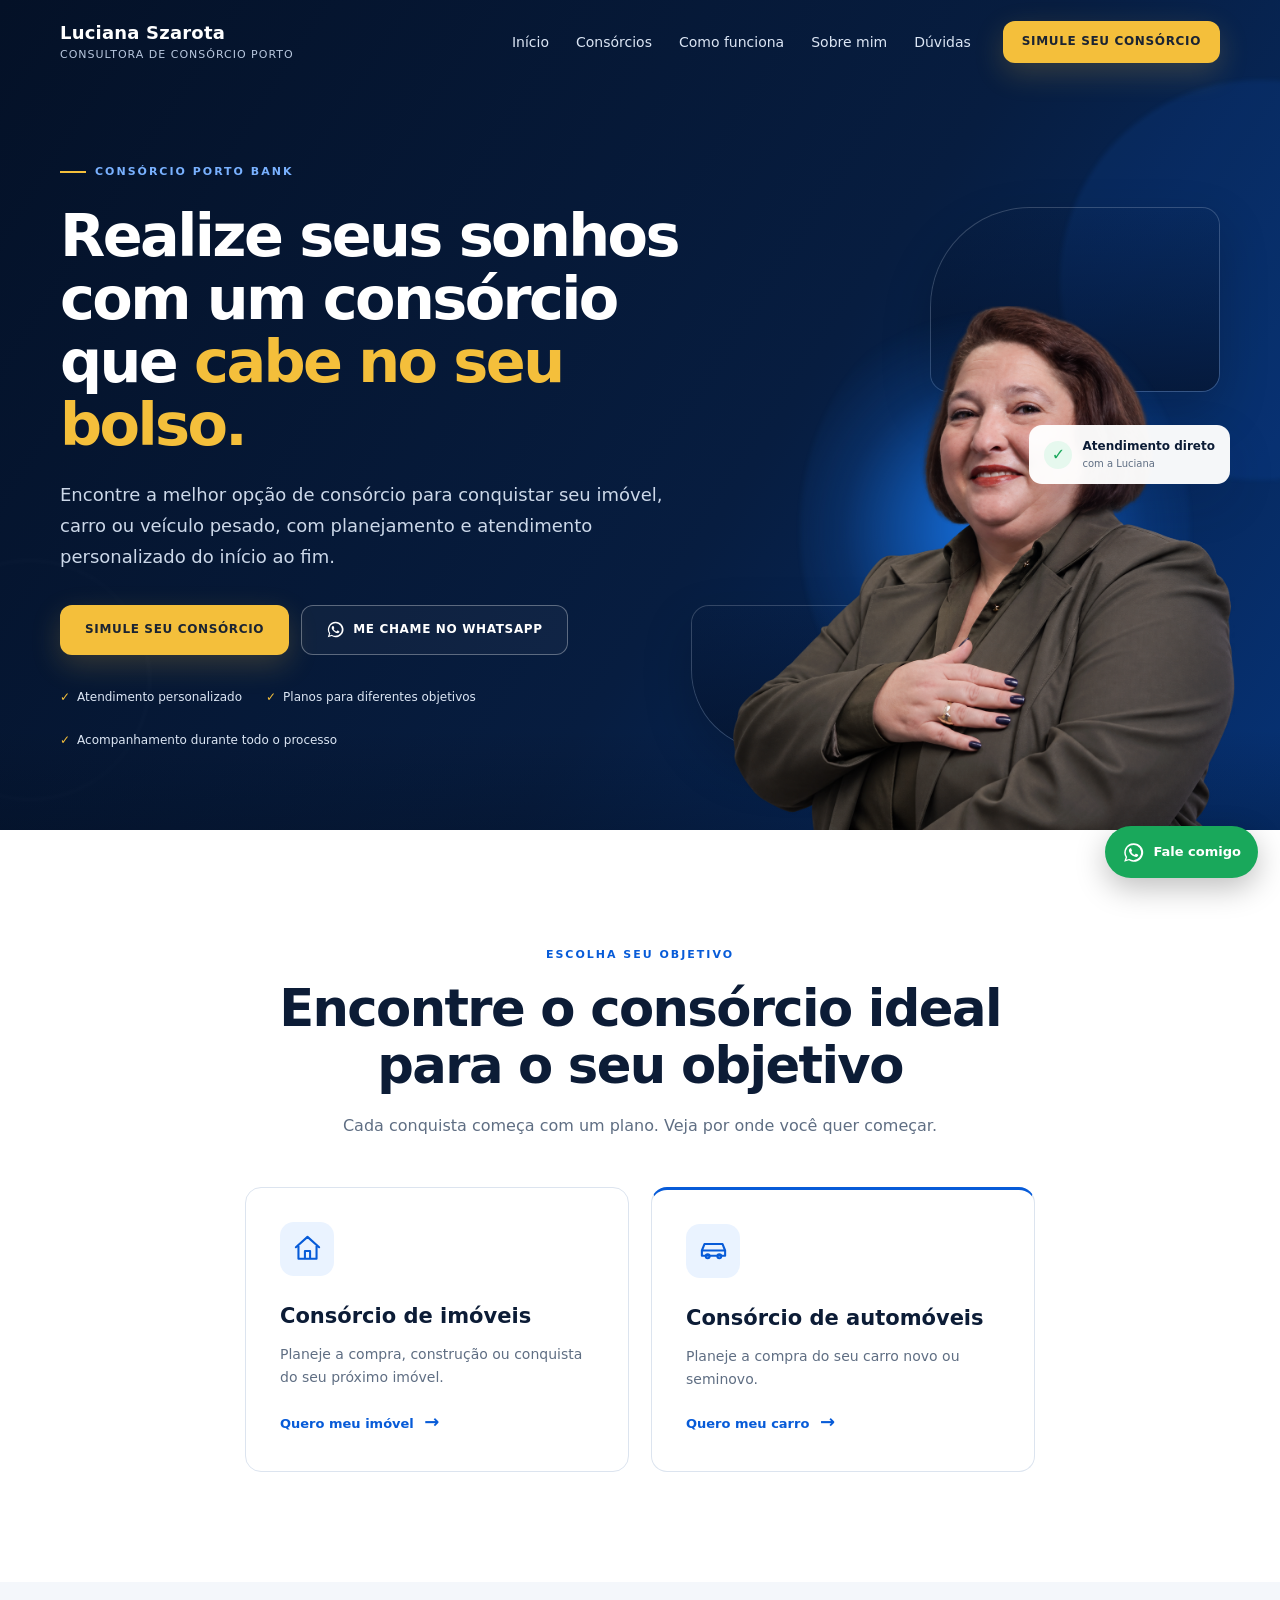
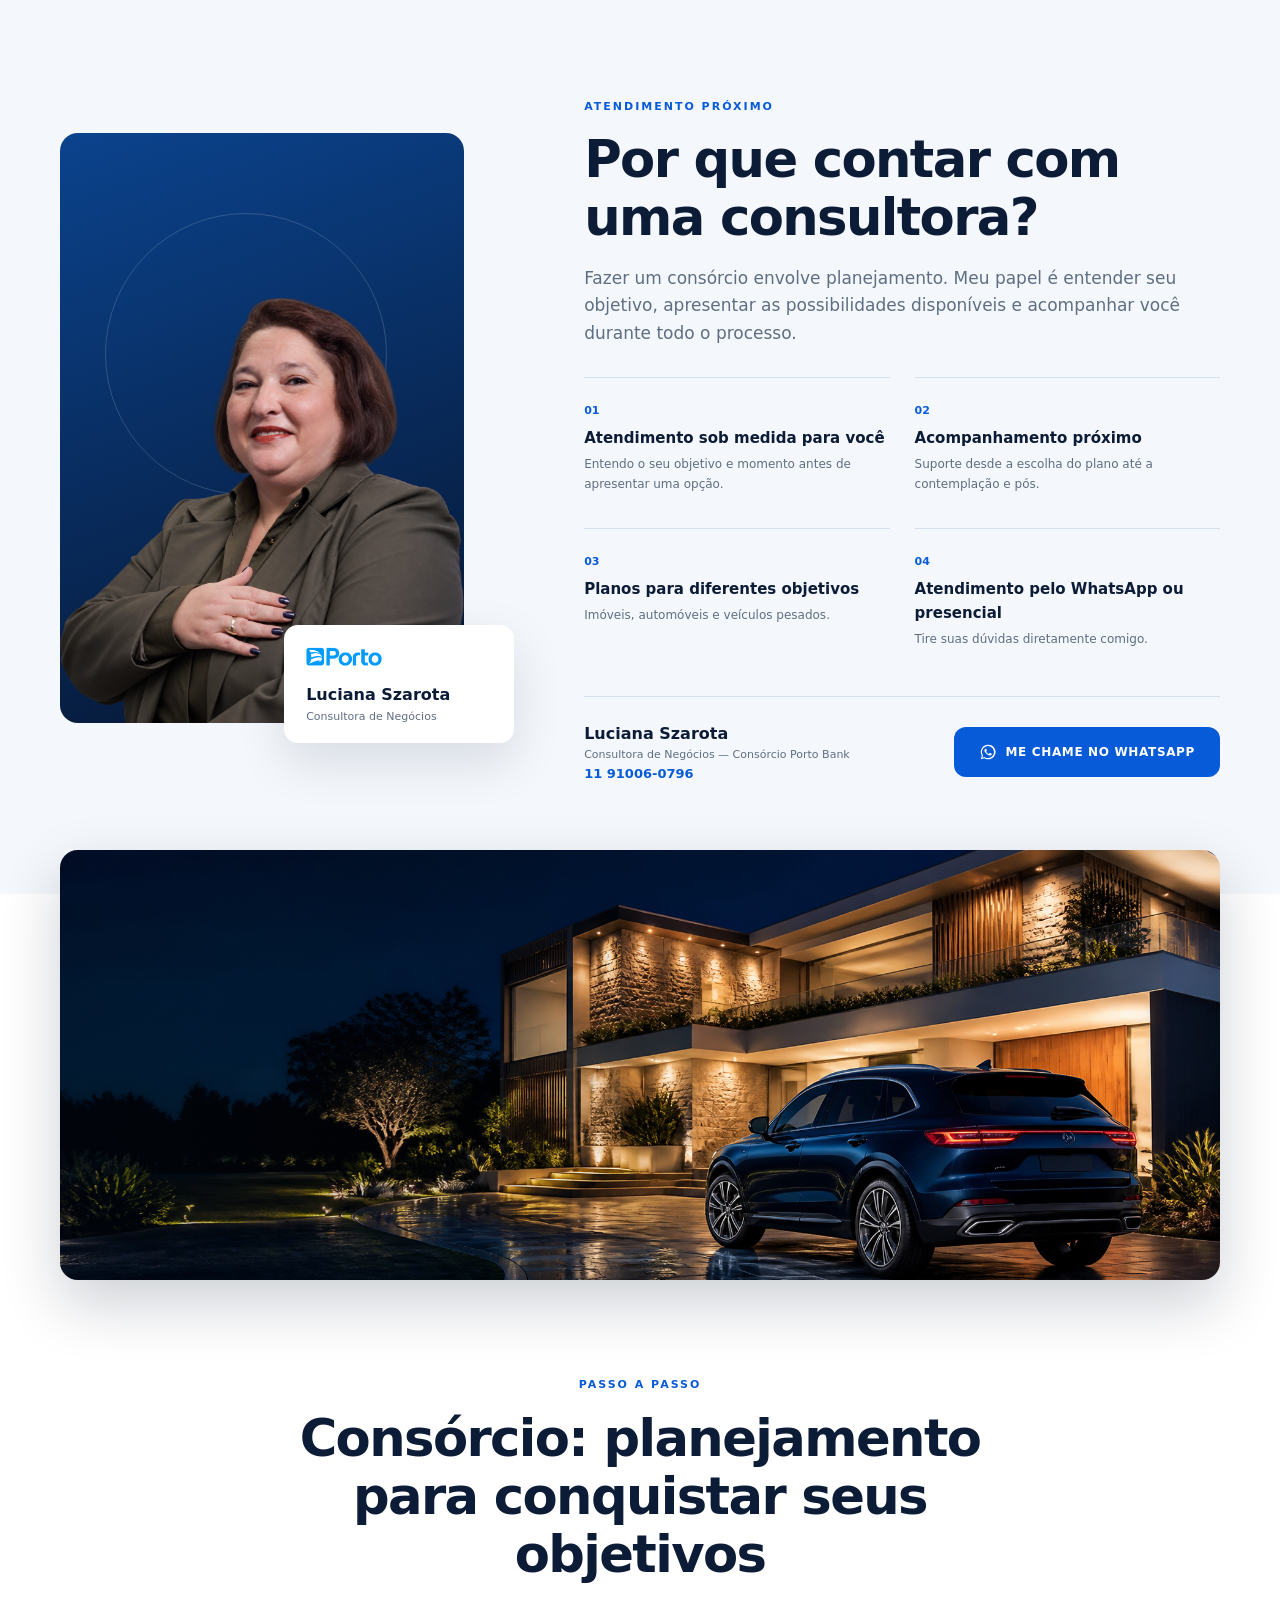
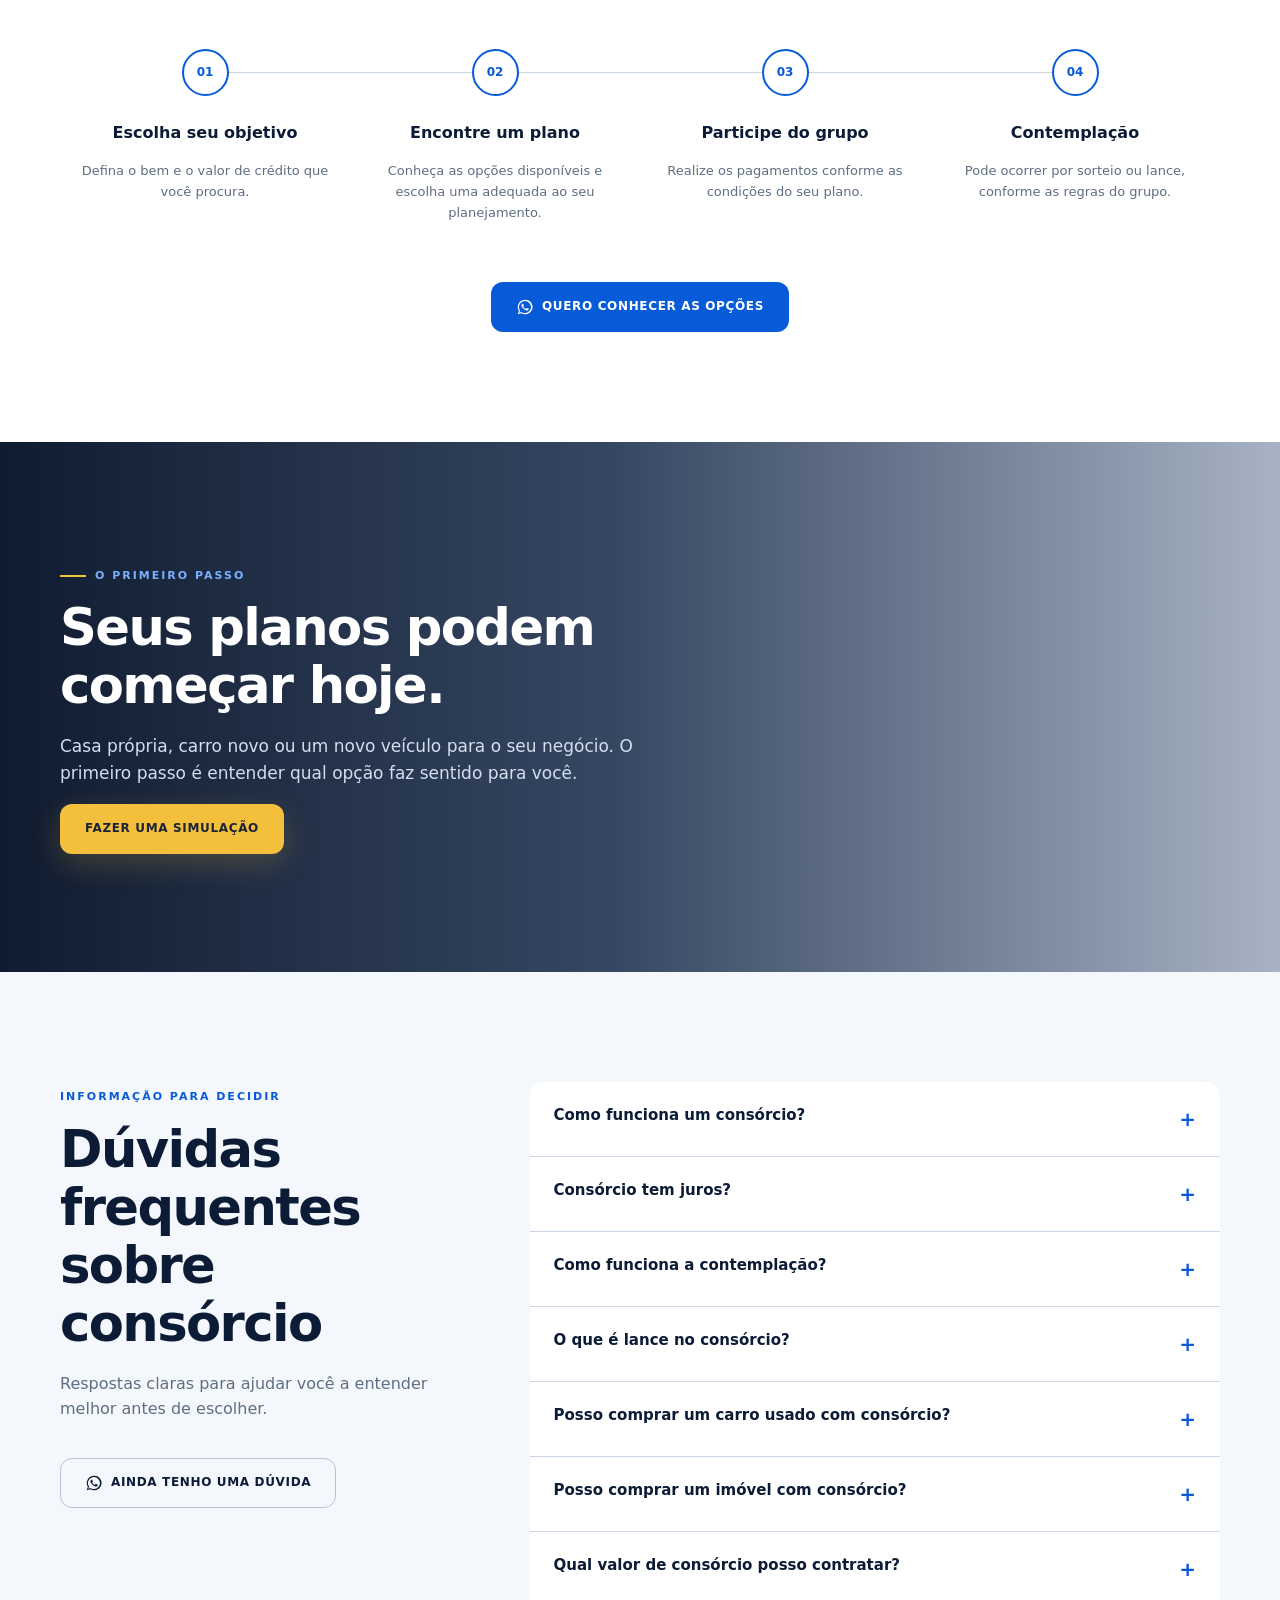
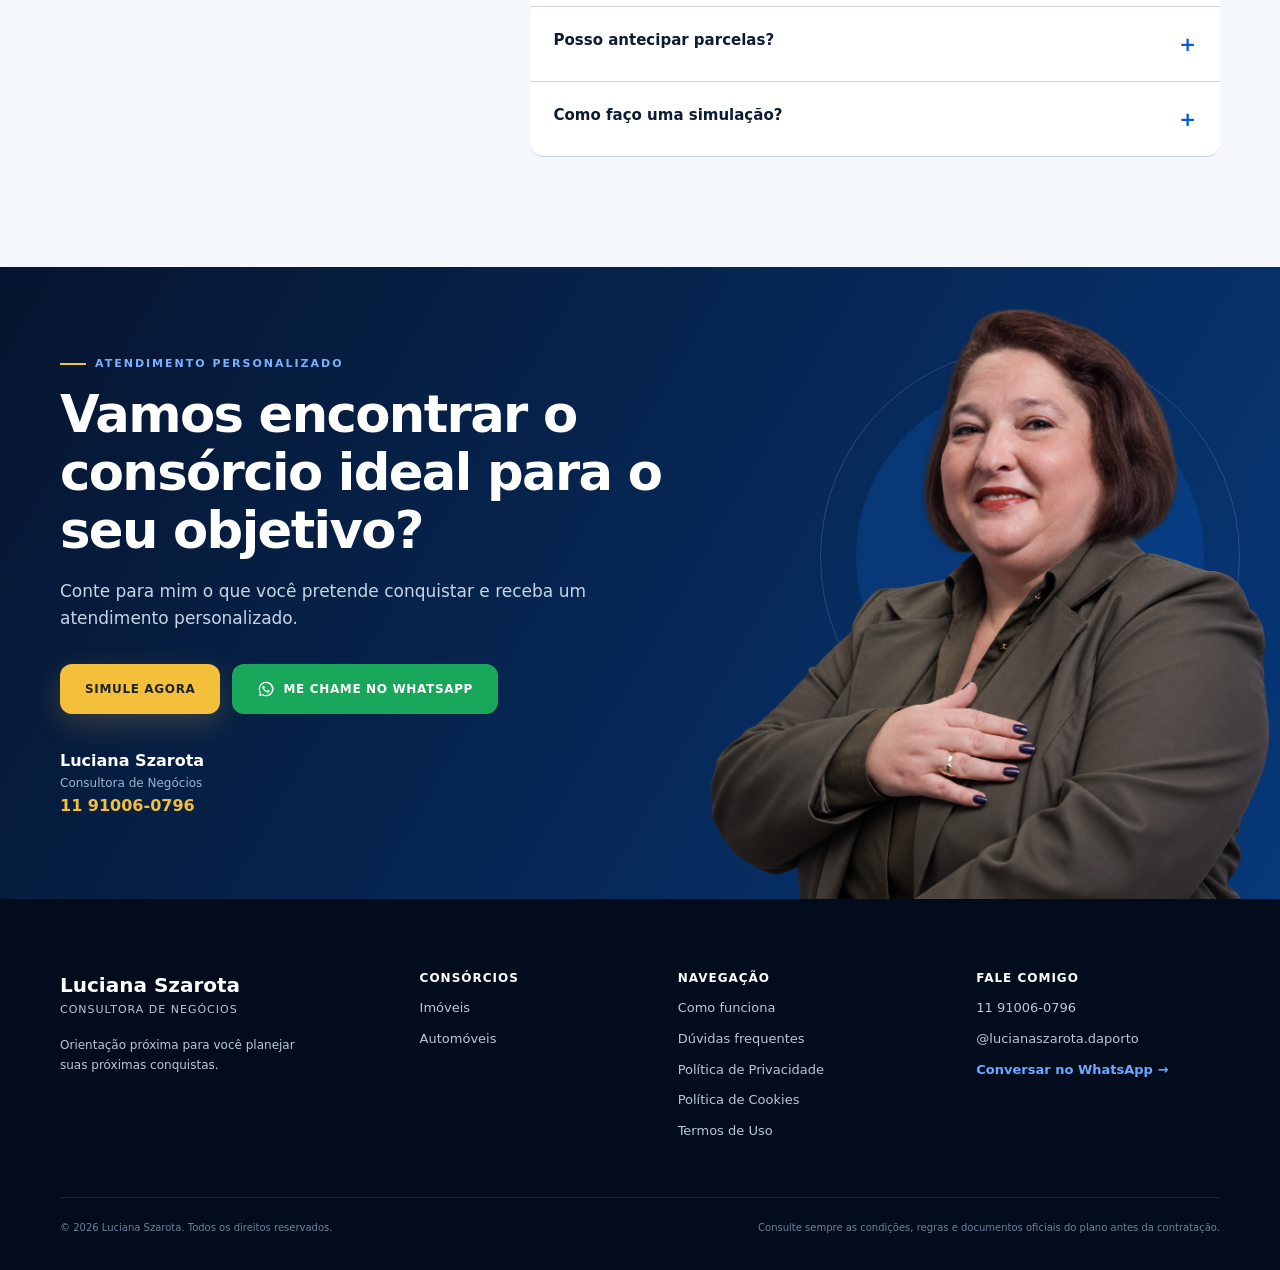
<file: index.html>
<!doctype html>
<html lang="pt-BR">
  <head>
    <meta charset="utf-8" />
    <meta name="viewport" content="width=device-width, initial-scale=1" />
    <title>Consórcio Porto Bank | Luciana Szarota - Consultora</title>
    <meta
      name="description"
      content="Simule seu consórcio de imóvel, automóvel ou veículo pesado com atendimento personalizado. Fale com Luciana Szarota e conheça as opções disponíveis."
    />
    <meta name="theme-color" content="#06152f" />
    <link rel="icon" href="img/favicon.svg" type="image/svg+xml" />
    <link rel="canonical" href="https://lucianaszarota.com.br/" />
    <meta property="og:type" content="website" />
    <meta property="og:locale" content="pt_BR" />
    <meta
      property="og:title"
      content="Consórcio Porto Bank | Luciana Szarota"
    />
    <meta
      property="og:description"
      content="Planejamento e atendimento personalizado para o consórcio que combina com seu objetivo."
    />
    <meta property="og:url" content="https://lucianaszarota.com.br/" />
    <meta
      property="og:image"
      content="https://lucianaszarota.com.br/img/luciana.png"
    />
    <meta name="twitter:card" content="summary_large_image" />
    <meta
      name="twitter:title"
      content="Consórcio Porto Bank | Luciana Szarota"
    />
    <meta
      name="twitter:description"
      content="Simule seu consórcio com atendimento personalizado."
    />
    <link
      rel="preload"
      href="img/luciana.png"
      as="image"
      fetchpriority="high"
    />
    <link rel="stylesheet" href="styles.css" />
    <script type="application/ld+json">
      {
        "@context": "https://schema.org",
        "@graph": [
          {
            "@type": "Person",
            "name": "Luciana Szarota",
            "jobTitle": "Consultora de Negócios — Consórcio Porto Bank",
            "telephone": "+55 11 91006-0796",
            "sameAs": ["https://www.instagram.com/lucianaszarota.daporto/"]
          },
          {
            "@type": "WebSite",
            "name": "Luciana Szarota — Consórcio Porto Bank",
            "url": "https://lucianaszarota.com.br/",
            "inLanguage": "pt-BR"
          }
        ]
      }
    </script>
  </head>
  <body>
    <a class="skip-link" href="#conteudo">Pular para o conteúdo</a>
    <header class="site-header" id="header">
      <div class="container header-inner">
        <a class="brand" href="#inicio" aria-label="Luciana Szarota, início"
          ><strong>Luciana Szarota</strong
          ><span>Consultora de Consórcio Porto</span></a
        >
        <nav class="desktop-nav" aria-label="Navegação principal">
          <a href="#inicio">Início</a><a href="#consorcios">Consórcios</a
          ><a href="#como-funciona">Como funciona</a
          ><a href="#sobre">Sobre mim</a><a href="#duvidas">Dúvidas</a>
        </nav>
        <a
          class="button button-gold header-cta"
          href="/simulador"
          data-event="header_simulation_click"
          >Simule seu consórcio</a
        >
        <button
          class="menu-toggle"
          aria-label="Abrir menu"
          aria-controls="mobile-menu"
          aria-expanded="false"
        >
          <span></span><span></span><span></span>
        </button>
      </div>
      <nav class="mobile-nav" id="mobile-menu" aria-label="Navegação móvel">
        <a href="#inicio">Início</a><a href="#consorcios">Consórcios</a
        ><a href="#como-funciona">Como funciona</a><a href="#sobre">Sobre mim</a
        ><a href="#duvidas">Dúvidas</a><a href="/simulador">Simular agora</a>
      </nav>
    </header>

    <main id="conteudo">
      <section class="hero" id="inicio">
        <div class="hero-orb orb-one"></div>
        <div class="hero-orb orb-two"></div>
        <div class="container hero-grid">
          <div class="hero-copy reveal">
            <span class="eyebrow"><span></span> Consórcio Porto Bank</span>
            <h1>
              Realize seus sonhos com um consórcio que
              <em>cabe no seu bolso.</em>
            </h1>
            <p class="hero-description">
              Encontre a melhor opção de consórcio para conquistar seu imóvel,
              carro ou veículo pesado, com planejamento e atendimento
              personalizado do início ao fim.
            </p>
            <div class="hero-actions">
              <a
                class="button button-gold"
                href="/simulador"
                data-event="hero_simulation_click"
                >Simule seu consórcio</a
              ><a class="button button-outline" href="#" data-whatsapp="geral"
                ><img
                  class="whatsapp-icon"
                  src="img/whatsapp.svg"
                  alt=""
                />Me chame no whatsapp</a
              >
            </div>
            <ul class="trust-list">
              <li>Atendimento personalizado</li>
              <li>Planos para diferentes objetivos</li>
              <li>Acompanhamento durante todo o processo</li>
            </ul>
          </div>
          <div
            class="hero-visual reveal"
            aria-label="Luciana Szarota, consultora de consórcios"
          >
            <div class="asset asset-house" aria-hidden="true">
              <span></span>
            </div>
            <div class="asset asset-car" aria-hidden="true">
              <span></span>
            </div>
            <div class="portrait-halo"></div>
            <img
              class="luciana-hero"
              src="img/luciana.png"
              width="1224"
              height="1287"
              alt="Luciana Szarota, consultora de negócios"
              fetchpriority="high"
            />
            <div class="consultant-badge">
              <span class="badge-check">✓</span>
              <div>
                <strong>Atendimento direto</strong><small>com a Luciana</small>
              </div>
            </div>
          </div>
        </div>
      </section>

      <section class="section categories" id="consorcios">
        <div class="container">
          <div class="section-heading reveal">
            <span class="kicker">Escolha seu objetivo</span>
            <h2>Encontre o consórcio ideal para o seu objetivo</h2>
            <p>
              Cada conquista começa com um plano. Veja por onde você quer
              começar.
            </p>
          </div>
          <div class="category-grid">
            <article class="category-card reveal">
              <span class="line-icon" aria-hidden="true"
                ><svg viewBox="0 0 24 24"><path d="M3 11l9-8 9 8M5 10v10h14V10M10 20v-6h4v6"/></svg
              ></span>
              <h3>Consórcio de imóveis</h3>
              <p>
                Planeje a compra, construção ou conquista do seu próximo imóvel.
              </p>
              <a href="/simulador" data-category="imovel"
                >Quero meu imóvel <span>→</span></a
              >
            </article>
            <article class="category-card featured reveal">
              <span class="line-icon" aria-hidden="true"
                ><svg viewBox="0 0 24 24"><path d="M5 16H3v-4l2-5h14l2 5v4h-2M5 16h14M3 12h18"/><circle cx="7.5" cy="16.5" r="1.5"/><circle cx="16.5" cy="16.5" r="1.5"/></svg
              ></span>
              <h3>Consórcio de automóveis</h3>
              <p>Planeje a compra do seu carro novo ou seminovo.</p>
              <a href="/simulador" data-category="automovel"
                >Quero meu carro <span>→</span></a
              >
            </article>
          </div>
        </div>
      </section>

      <section class="section about" id="sobre">
        <div class="container about-grid">
          <div class="about-portrait reveal">
            <div class="portrait-card">
              <img
                src="img/luciana.png"
                width="1224"
                height="1287"
                loading="lazy"
                alt="Retrato da consultora Luciana Szarota"
              />
            </div>
            <div class="signature-card">
              <img
                src="img/porto.png"
                width="500"
                height="180"
                loading="lazy"
                alt="Porto Bank"
              /><strong>Luciana Szarota</strong
              ><span>Consultora de Negócios</span>
            </div>
          </div>
          <div class="about-copy reveal">
            <span class="kicker">Atendimento próximo</span>
            <h2>Por que contar com uma consultora?</h2>
            <p class="lead">
              Fazer um consórcio envolve planejamento. Meu papel é entender seu
              objetivo, apresentar as possibilidades disponíveis e acompanhar
              você durante todo o processo.
            </p>
            <div class="benefits">
              <div>
                <span>01</span>
                <h3>Atendimento sob medida para você</h3>
                <p>
                  Entendo o seu objetivo e momento antes de apresentar uma opção.
                </p>
              </div>
              <div>
                <span>02</span>
                <h3>Acompanhamento próximo</h3>
                <p>Suporte desde a escolha do plano até a contemplação e pós.</p>
              </div>
              <div>
                <span>03</span>
                <h3>Planos para diferentes objetivos</h3>
                <p>Imóveis, automóveis e veículos pesados.</p>
              </div>
              <div>
                <span>04</span>
                <h3>Atendimento pelo WhatsApp ou presencial</h3>
                <p>Tire suas dúvidas diretamente comigo.</p>
              </div>
            </div>
            <div class="contact-line">
              <div>
                <strong>Luciana Szarota</strong
                ><span>Consultora de Negócios — Consórcio Porto Bank</span
                ><a href="tel:+5511910060796">11 91006-0796</a>
              </div>
              <a class="button button-blue" href="#" data-whatsapp="geral"
                >Me chame no whatsapp</a
              >
            </div>
          </div>
        </div>
      </section>

      <div
        class="achievement-visual reveal"
        aria-label="Casa moderna e automóvel representando objetivos planejados"
      >
        <img
          src="img/casa-carro-conquista.png"
          width="1896"
          height="798"
          loading="lazy"
          alt="Casa moderna iluminada e automóvel premium em frente à residência"
        />
      </div>
      <section class="section process" id="como-funciona">
        <div class="container">
          <div class="section-heading reveal">
            <span class="kicker">Passo a passo</span>
            <h2>Consórcio: planejamento para conquistar seus objetivos</h2>
          </div>
          <div class="timeline">
            <article class="reveal">
              <span>01</span>
              <h3>Escolha seu objetivo</h3>
              <p>Defina o bem e o valor de crédito que você procura.</p>
            </article>
            <article class="reveal">
              <span>02</span>
              <h3>Encontre um plano</h3>
              <p>
                Conheça as opções disponíveis e escolha uma adequada ao seu
                planejamento.
              </p>
            </article>
            <article class="reveal">
              <span>03</span>
              <h3>Participe do grupo</h3>
              <p>Realize os pagamentos conforme as condições do seu plano.</p>
            </article>
            <article class="reveal">
              <span>04</span>
              <h3>Contemplação</h3>
              <p>
                Pode ocorrer por sorteio ou lance, conforme as regras do grupo.
              </p>
            </article>
          </div>
          <div class="center">
            <a
              class="button button-blue"
              href="#"
              data-whatsapp="geral"
              >Quero conhecer as opções</a
            >
          </div>
        </div>
      </section>

      <section class="dream-section">
        <div class="dream-overlay"></div>
        <div class="container dream-content reveal">
          <span class="eyebrow"><span></span> O primeiro passo</span>
          <h2>Seus planos podem começar hoje.</h2>
          <p>
            Casa própria, carro novo ou um novo veículo para o seu negócio. O
            primeiro passo é entender qual opção faz sentido para você.
          </p>
          <a class="button button-gold" href="/simulador"
            >Fazer uma simulação</a
          >
        </div>
      </section>

      <section class="section faq" id="duvidas">
        <div class="container faq-grid">
          <div class="faq-intro reveal">
            <span class="kicker">Informação para decidir</span>
            <h2>Dúvidas frequentes sobre consórcio</h2>
            <p>
              Respostas claras para ajudar você a entender melhor antes de
              escolher.
            </p>
            <a class="button button-outline-dark" href="#" data-whatsapp="geral"
              >Ainda tenho uma dúvida</a
            >
          </div>
          <div class="accordion reveal">
            <details>
              <summary>Como funciona um consórcio?<span>+</span></summary>
              <p>
                É uma modalidade de compra planejada em grupo. Os participantes
                contribuem mensalmente para formar um fundo comum destinado à
                aquisição dos bens ou serviços previstos no contrato.
              </p>
            </details>
            <details>
              <summary>Consórcio tem juros?<span>+</span></summary>
              <p>
                O consórcio não cobra juros como um financiamento, mas possui
                custos previstos em contrato, como taxa de administração e,
                quando aplicáveis, fundo de reserva e seguros. Consulte as
                condições de cada plano.
              </p>
            </details>
            <details>
              <summary>Como funciona a contemplação?<span>+</span></summary>
              <p>
                A contemplação dá acesso à carta de crédito e pode ocorrer por
                sorteio ou lance, sempre conforme as regras do grupo. Não é
                possível prometer quando ela acontecerá.
              </p>
            </details>
            <details>
              <summary>O que é lance no consórcio?<span>+</span></summary>
              <p>
                É uma oferta para antecipar parte do saldo do consórcio (com recursos próprios ou com o próprio valor da carta) e participar da disputa pela contemplação. As modalidades e critérios variam conforme o grupo.
              </p>
            </details>
            <details>
              <summary>
                Posso comprar um carro usado com consórcio?<span>+</span>
              </summary>
              <p>
                Sim, carro com até 8 anos de uso, a depender das condições do veículo.
              </p>
            </details>
            <details>
              <summary>
                Posso comprar um imóvel com consórcio?<span>+</span>
              </summary>
              <p>
                Sim. Conforme o contrato, a carta de crédito pode ser usada para
                comprar, construir ou reformar um imóvel, respeitando a análise
                e as regras aplicáveis.
              </p>
            </details>
            <details>
              <summary>
                Qual valor de consórcio posso contratar?<span>+</span>
              </summary>
              <p>
                A partir de 30.000 para autos, e 50.000 para imóveis. O valor máximo vai depender das regras do grupo e da análise de crédito.
              </p>
            </details>
            <details>
              <summary>Posso antecipar parcelas?<span>+</span></summary>
              <p>
                Em muitos planos é possível antecipar pagamentos, seguindo as
                condições e a forma de abatimento previstas no contrato.
              </p>
            </details>
            <details>
              <summary>Como faço uma simulação?<span>+</span></summary>
              <p>
                Escolha seu objetivo, informe o valor aproximado e seus dados de
                contato. A Luciana falará com você para entender sua necessidade
                e apresentar as opções disponíveis.
              </p>
            </details>
          </div>
        </div>
      </section>

      <section class="final-cta">
        <div class="container final-grid">
          <div class="final-copy reveal">
            <span class="eyebrow"><span></span> Atendimento personalizado</span>
            <h2>Vamos encontrar o consórcio ideal para o seu objetivo?</h2>
            <p>
              Conte para mim o que você pretende conquistar e receba um
              atendimento personalizado.
            </p>
            <div class="hero-actions">
              <a class="button button-gold"               href="/simulador">Simule agora</a
              ><a class="button button-whatsapp" href="#" data-whatsapp="geral"
                >Me chame no whatsapp</a
              >
            </div>
            <div class="final-contact">
              <strong>Luciana Szarota</strong><span>Consultora de Negócios</span
              ><a href="tel:+5511910060796">11 91006-0796</a>
            </div>
          </div>
          <div class="final-photo reveal">
            <div class="photo-ring"></div>
            <img
              src="img/luciana.png"
              width="1224"
              height="1287"
              loading="lazy"
              alt="Luciana Szarota pronta para atender você"
            />
          </div>
        </div>
      </section>
    </main>

    <footer>
      <div class="container footer-grid">
        <div class="footer-brand">
          <strong>Luciana Szarota</strong><span>Consultora de Negócios</span>
          <p>Orientação próxima para você planejar suas próximas conquistas.</p>
        </div>
        <div>
          <h2>Consórcios</h2>
          <a href="#consorcios" data-category="imovel">Imóveis</a
          ><a href="#consorcios" data-category="automovel">Automóveis</a>
        </div>
        <div>
          <h2>Navegação</h2>
          <a href="#como-funciona">Como funciona</a
          ><a href="#duvidas">Dúvidas frequentes</a
          ><a href="politica-de-privacidade.html">Política de Privacidade</a
          ><a href="politica-de-cookies.html">Política de Cookies</a
          ><a href="termos-de-uso.html">Termos de Uso</a>
        </div>
        <div>
          <h2>Fale comigo</h2>
          <a href="tel:+5511910060796">11 91006-0796</a
          ><a
            href="https://instagram.com/lucianaszarota.daporto"
            target="_blank"
            rel="noopener"
            >@lucianaszarota.daporto</a
          ><a class="footer-wa" href="#" data-whatsapp="geral"
            >Conversar no WhatsApp →</a
          >
        </div>
      </div>
      <div class="container footer-bottom">
        <p>
          © <span id="year"></span> Luciana Szarota. Todos os direitos
          reservados.
        </p>
        <p>
          Consulte sempre as condições, regras e documentos oficiais do plano
          antes da contratação.
        </p>
      </div>
    </footer>
    <a
      class="floating-whatsapp"
      href="#"
      data-whatsapp="geral"
      aria-label="Falar com Luciana pelo WhatsApp"
      ><img class="whatsapp-icon" src="img/whatsapp.svg" alt="" /><span
        class="wa-label"
        >Fale comigo</span
      ></a
    >
    <script src="script.js" defer></script>
  </body>
</html>
</file>
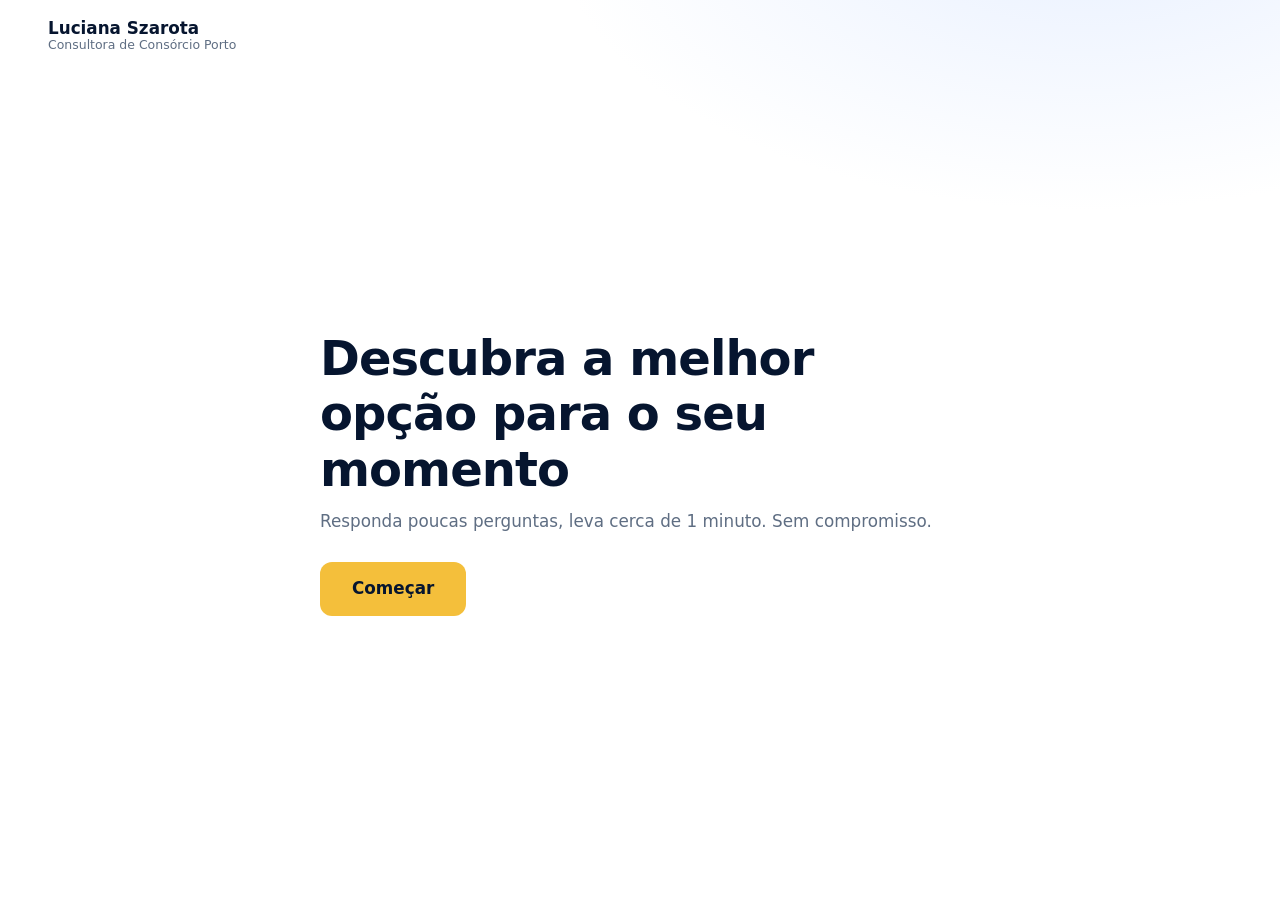
<file: simulador/index.html>
<!doctype html>
<html lang="pt-BR">
  <head>
    <meta charset="utf-8" />
    <meta name="viewport" content="width=device-width, initial-scale=1" />
    <title>Simulador de Consórcio | Luciana Szarota</title>
    <meta
      name="description"
      content="Responda algumas perguntas rápidas e descubra a melhor opção de consórcio para o seu momento."
    />
    <meta name="theme-color" content="#06152f" />
    <link rel="icon" href="/img/favicon.svg" type="image/svg+xml" />
    <link rel="canonical" href="https://lucianaszarota.com.br/simulador" />
    <link rel="stylesheet" href="/simulador/simulador.css" />
  </head>
  <body>
    <div class="sim" id="sim">
      <header class="sim-top">
        <a class="sim-brand" href="/" aria-label="Voltar ao site">
          <strong>Luciana Szarota</strong>
          <span>Consultora de Consórcio Porto</span>
        </a>
        <button class="sim-back" id="btn-back" type="button" hidden>
          &larr; Voltar
        </button>
      </header>

      <div class="sim-progress" id="progress" hidden>
        <div class="sim-progress-bar" id="progress-bar"></div>
      </div>

      <div class="chips" id="chips" hidden></div>

      <main class="sim-main" id="main">
        <section class="screen is-active" id="screen-intro">
          <h1>Descubra a melhor opção para o seu momento</h1>
          <p class="lead">
            Responda poucas perguntas, leva cerca de 1 minuto. Sem compromisso.
          </p>
          <button class="btn" id="btn-start" type="button">Começar</button>
        </section>

        <section class="screen" id="screen-question">
          <p class="step-count" id="q-count"></p>
          <h2 id="q-title"></h2>
          <p class="lead" id="q-hint"></p>
          <div class="options" id="q-options" role="radiogroup"></div>
          <div class="range" id="q-range" hidden>
            <output class="range-value" id="q-value" for="q-slider"></output>
            <input type="range" id="q-slider" aria-labelledby="q-title" />
            <div class="range-labels">
              <span id="q-min"></span><span id="q-max"></span>
            </div>
            <p class="range-error" id="q-error" role="alert"></p>
            <button class="btn" id="q-next" type="button">Continuar</button>
          </div>
        </section>

        <section class="screen" id="screen-contact">
          <p class="step-count">Quase lá</p>
          <h2>Sua simulação está pronta</h2>
          <p class="lead">
            Informe seus dados para ver o resultado. Usamos seu contato apenas
            para enviar a simulação e tirar dúvidas.
          </p>
          <form class="form" id="contact-form" novalidate>
            <label class="field">
              <span>Nome</span>
              <input
                type="text"
                name="nome"
                autocomplete="name"
                required
                placeholder="Seu nome completo"
              />
              <small class="error" aria-live="polite"></small>
            </label>
            <label class="field">
              <span>WhatsApp</span>
              <input
                type="tel"
                name="telefone"
                inputmode="tel"
                autocomplete="tel"
                required
                placeholder="(11) 99999-9999"
              />
              <small class="error" aria-live="polite"></small>
            </label>
            <label class="field">
              <span>E-mail</span>
              <input
                type="email"
                name="email"
                autocomplete="email"
                required
                placeholder="voce@email.com"
              />
              <small class="error" aria-live="polite"></small>
            </label>
            <label class="consent">
              <input type="checkbox" name="consent" required />
              <span
                >Concordo em ser contatado(a) pela consultora sobre esta
                simulação.</span
              >
            </label>
            <button class="btn" id="btn-submit" type="submit" disabled>
              Ver minha simulação
            </button>
          </form>
        </section>

        <section class="screen wide" id="screen-result">
          <p class="step-count">Resultado da simulação</p>
          <h2>
            <span id="r-name">Olá</span>, veja como ficam as 3 formas de
            conquistar <span id="r-item">o bem</span>
          </h2>
          <ul class="summary" id="r-summary"></ul>
          <p class="savings" id="r-savings" hidden></p>
          <div class="cmp" id="r-cards"></div>

          <p class="disclaimer">
            Simulação ilustrativa, baseada nas informações que você passou e em
            taxas médias de mercado. Valores finais dependem de análise,
            disponibilidade de grupos e condições vigentes. A consultora entrará
            em contato para confirmar.
          </p>
          <a class="btn" id="r-whatsapp" href="#" rel="noopener"
            >Falar com a Luciana no WhatsApp</a
          >
          <button class="btn btn-ghost" id="btn-redo" type="button">
            Refazer a simulação
          </button>
        </section>
      </main>
    </div>
    <script src="/simulador/simulador.js"></script>
  </body>
</html>
</file>
<file: styles.css>
:root{--navy:#06152f;--navy-2:#09224a;--blue:#075bd8;--blue-light:#2d87ff;--gold:#f4bf3b;--gold-dark:#d99a0b;--white:#fff;--ink:#0c1c36;--muted:#5f6e83;--line:#dce4ef;--soft:#f4f7fb;--green:#19a85b;--radius:16px;--shadow:0 18px 50px rgba(5,24,55,.12)}
*{box-sizing:border-box}html{scroll-behavior:smooth;scroll-padding-top:90px}body{margin:0;font-family:Inter,ui-sans-serif,system-ui,-apple-system,"Segoe UI",sans-serif;color:var(--ink);background:#fff;line-height:1.6;-webkit-font-smoothing:antialiased}a{color:inherit;text-decoration:none}img{display:block;max-width:100%}button,input{font:inherit}.container{width:min(1160px,calc(100% - 40px));margin-inline:auto}.skip-link{position:fixed;left:18px;top:-60px;background:#fff;color:#000;padding:10px 14px;z-index:999;border-radius:8px}.skip-link:focus{top:12px}.site-header{position:fixed;inset:0 0 auto;z-index:100;color:#fff;transition:.3s}.site-header.scrolled,.site-header.menu-open{background:rgba(5,19,43,.94);backdrop-filter:blur(14px);box-shadow:0 1px 0 rgba(255,255,255,.09)}.header-inner{height:84px;display:flex;align-items:center;gap:32px}.brand{display:flex;flex-direction:column;line-height:1.15;white-space:nowrap}.brand strong{font-size:18px;letter-spacing:.2px}.brand span{font-size:11px;color:#b8c7de;margin-top:5px;text-transform:uppercase;letter-spacing:1px}.desktop-nav{margin-left:auto;display:flex;gap:27px;font-size:14px;color:#dce6f5}.desktop-nav a{transition:.2s}.desktop-nav a:hover{color:#fff}.button{display:inline-flex;align-items:center;justify-content:center;min-height:50px;padding:0 24px;border-radius:12px;border:1px solid transparent;text-transform:uppercase;font-weight:800;font-size:12px;letter-spacing:.65px;cursor:pointer;transition:transform .2s,box-shadow .2s,background .2s}.button:hover{transform:translateY(-2px)}.button:focus-visible,a:focus-visible,summary:focus-visible,input:focus-visible{outline:3px solid #74adff;outline-offset:3px}.button-gold{background:var(--gold);color:#1b2432;box-shadow:0 10px 30px rgba(244,191,59,.2)}.button-gold:hover{background:#ffd05a;box-shadow:0 12px 34px rgba(244,191,59,.3)}.button-blue{background:var(--blue);color:#fff}.button-blue:hover{background:#064eb9}.button-outline{border-color:rgba(255,255,255,.32);color:#fff;background:rgba(255,255,255,.04)}.button-outline-dark{border-color:#b6c5d8;color:var(--ink)}.button-whatsapp{background:var(--green);color:#fff}.header-cta{min-height:42px;padding:0 18px}.menu-toggle,.mobile-nav{display:none}.hero{position:relative;min-height:790px;overflow:hidden;background:linear-gradient(123deg,#041127 0%,#071d40 58%,#063c8e 120%);color:#fff;padding:155px 0 60px}.hero:after{content:"";position:absolute;inset:auto 0 0;height:100px;background:linear-gradient(transparent,rgba(1,9,23,.25));pointer-events:none}.hero-grid{display:grid;grid-template-columns:54% 46%;align-items:center;position:relative;z-index:2}.hero-copy{padding-bottom:20px}.eyebrow,.kicker{display:inline-flex;align-items:center;gap:9px;text-transform:uppercase;letter-spacing:2px;font-size:11px;font-weight:800;color:#79b1ff}.eyebrow span{width:26px;height:2px;background:var(--gold)}h1,h2,h3,p{margin-top:0}h1{font-size:clamp(42px,5.1vw,70px);line-height:1.07;letter-spacing:-2.6px;margin:23px 0 24px;max-width:720px}h1 em{color:var(--gold);font-style:normal}.hero-description{font-size:18px;line-height:1.72;color:#ccd8e9;max-width:660px}.hero-actions{display:flex;gap:12px;margin-top:32px;flex-wrap:wrap}.trust-list{display:flex;gap:24px;flex-wrap:wrap;list-style:none;padding:0;margin:33px 0 0;color:#dce6f4;font-size:12px}.trust-list li:before{content:"✓";color:var(--gold);font-weight:900;margin-right:7px}.hero-visual{height:585px;position:relative;align-self:end}.luciana-hero{position:absolute;z-index:4;bottom:-64px;right:-15px;width:94%;max-height:590px;object-fit:contain;object-position:bottom}.portrait-halo{position:absolute;width:390px;height:470px;right:30px;bottom:5px;background:radial-gradient(circle,#1674e6 0%,rgba(20,101,207,.2) 50%,transparent 72%);border-radius:50%;filter:blur(2px)}.asset{position:absolute;background-size:cover;background-position:center;border:1px solid rgba(255,255,255,.18);box-shadow:0 20px 50px rgba(0,0,0,.2);overflow:hidden}.asset:after{content:"";position:absolute;inset:0;background:linear-gradient(180deg,rgba(4,18,43,.08),rgba(4,18,43,.72))}.asset span{position:absolute;z-index:1;left:16px;bottom:12px;font-size:10px;text-transform:uppercase;letter-spacing:1.2px;font-weight:800}.asset-house{width:290px;height:185px;right:0;top:22px;border-radius:100px 18px 18px 18px;background-image:url('https://images.unsplash.com/photo-1600607687939-ce8a6c25118c?auto=format&fit=crop&w=700&q=75')}.asset-car{width:275px;height:145px;left:5px;bottom:20px;border-radius:18px 18px 18px 80px;background-image:url('https://images.unsplash.com/photo-1503376780353-7e6692767b70?auto=format&fit=crop&w=700&q=75')}.consultant-badge{position:absolute;z-index:7;right:-10px;top:240px;background:rgba(255,255,255,.96);color:var(--ink);padding:12px 15px;border-radius:13px;display:flex;align-items:center;gap:10px;box-shadow:var(--shadow)}.consultant-badge strong,.consultant-badge small{display:block}.consultant-badge strong{font-size:12px}.consultant-badge small{font-size:10px;color:var(--muted)}.badge-check{display:grid;place-items:center;width:28px;height:28px;border-radius:50%;background:#e6f8ee;color:var(--green);font-weight:900}.hero-orb{position:absolute;border-radius:50%;filter:blur(2px)}.orb-one{width:400px;height:400px;background:rgba(19,102,221,.12);right:-180px;top:80px}.orb-two{width:240px;height:240px;border:1px solid rgba(255,255,255,.07);left:-90px;bottom:30px}.section{padding:110px 0}.section-heading{text-align:center;max-width:730px;margin:0 auto 48px}.kicker{color:var(--blue)}.kicker.light{color:#7eb4ff}.section-heading h2,.about-copy h2,.simulator-intro h2,.faq-intro h2,.dream-content h2,.final-copy h2{font-size:clamp(34px,4vw,52px);line-height:1.13;letter-spacing:-1.6px;margin:14px 0 18px}.section-heading p,.faq-intro>p{color:var(--muted)}.categories{background:#fff}.category-grid{display:grid;grid-template-columns:repeat(3,1fr);gap:22px}.category-card{border:1px solid var(--line);padding:34px;border-radius:var(--radius);min-height:285px;display:flex;flex-direction:column;transition:.25s;background:#fff}.category-card:hover{transform:translateY(-6px);box-shadow:var(--shadow);border-color:#a8c8f5}.category-card.featured{border-top:3px solid var(--blue)}.line-icon{width:54px;height:54px;border-radius:14px;background:#eaf3ff;color:var(--blue);display:grid;place-items:center;font-size:31px;margin-bottom:24px}.category-card h3{font-size:21px;margin-bottom:10px}.category-card p{color:var(--muted);font-size:14px}.category-card a{margin-top:auto;color:var(--blue);font-weight:800;font-size:13px}.category-card a span{font-size:18px;margin-left:6px}.simulator-section{background:linear-gradient(125deg,#06152f,#0a2d64);color:#fff}.simulator-grid{display:grid;grid-template-columns:42% 58%;gap:72px;align-items:center}.simulator-intro p{color:#bdcbe0;font-size:17px}.privacy-note{margin-top:40px;border-left:2px solid var(--gold);padding-left:18px}.privacy-note strong,.privacy-note span{display:block}.privacy-note span{font-size:13px;color:#aebfd7}.simulator{background:#fff;color:var(--ink);padding:34px;border-radius:18px;min-height:450px;box-shadow:0 30px 70px rgba(0,0,0,.2)}.steps{display:flex;align-items:center;margin-bottom:25px}.steps span{width:30px;height:30px;border-radius:50%;display:grid;place-items:center;background:#e8edf4;color:#7a899c;font-size:12px;font-weight:800}.steps span.active{background:var(--blue);color:#fff}.steps i{height:2px;flex:1;background:#e8edf4}.steps i.active{background:var(--blue)}.form-step,.form-success{display:none}.form-step.active,.form-success.active{display:block}.step-label{color:var(--blue);font-size:11px;text-transform:uppercase;letter-spacing:1.4px;font-weight:800}.form-step legend,.form-title,.form-step label>strong{font-size:23px;font-weight:800;line-height:1.25;margin-bottom:23px}.form-step fieldset{border:0;padding:0;margin:0}.choice-grid{display:grid;grid-template-columns:repeat(3,1fr);gap:11px}.choice-grid label{cursor:pointer}.choice-grid input{position:absolute;opacity:0}.choice-grid label>span,.choice-grid label>b{display:block}.choice-grid label{border:1px solid var(--line);border-radius:13px;padding:20px 10px;text-align:center;transition:.2s}.choice-grid label:has(input:checked){background:#edf5ff;border-color:var(--blue);box-shadow:0 0 0 1px var(--blue)}.choice-grid label:focus-within{outline:3px solid #74adff;outline-offset:2px}.choice-icon{font-size:28px;color:var(--blue)}.line-icon svg,.choice-icon svg{width:1em;height:1em;fill:none;stroke:currentColor;stroke-width:1.6;stroke-linecap:round;stroke-linejoin:round}.choice-icon{display:inline-flex}.choice-grid b{font-size:12px;margin-top:7px}.form-step>.button{width:100%;margin-top:25px}output{display:block;font-size:38px;color:var(--blue);font-weight:900;margin:32px 0 20px;letter-spacing:-1px}input[type=range]{width:100%;accent-color:var(--blue)}.range-labels{display:flex;justify-content:space-between;color:var(--muted);font-size:11px}.step-buttons{display:flex;justify-content:space-between;align-items:center;gap:16px;margin-top:35px}.text-button{border:0;background:transparent;color:var(--muted);cursor:pointer}.field-row{margin-bottom:15px}.field-row label{display:block;font-size:12px;font-weight:800;margin-bottom:6px}.field-row input{width:100%;height:50px;border:1px solid #ccd6e4;border-radius:10px;padding:0 14px}.field-row input:focus{border-color:var(--blue)}.consent{display:block;color:#6c798a;line-height:1.45;margin-top:18px;font-size:10px}.consent a{text-decoration:underline}.form-error{color:#b3261e;font-size:12px;margin:10px 0 0;min-height:18px}.honeypot{position:absolute;left:-9999px}.form-success{text-align:center;padding:30px 5px}.form-success .success-icon{display:grid;place-items:center;width:70px;height:70px;border-radius:50%;background:#e7f8ef;color:var(--green);font-size:30px;font-weight:900;margin:0 auto 20px}.form-success h3{font-size:28px}.form-success p{color:var(--muted)}.about{background:var(--soft)}.about-grid{display:grid;grid-template-columns:42% 58%;gap:70px;align-items:center}.about-portrait{position:relative;height:610px}.portrait-card{position:absolute;inset:0 50px 20px 0;border-radius:18px;overflow:hidden;background:linear-gradient(160deg,#0b438d,#06152f)}.portrait-card:before{content:"";position:absolute;width:280px;height:280px;border:1px solid rgba(255,255,255,.16);border-radius:50%;left:45px;top:80px}.portrait-card img{height:100%;width:100%;object-fit:contain;object-position:bottom;position:relative;z-index:1}.signature-card{position:absolute;z-index:3;right:0;bottom:0;background:#fff;border-radius:14px;padding:18px 22px;box-shadow:var(--shadow);width:230px}.signature-card img{width:76px;height:28px;object-fit:contain;object-position:left;margin-bottom:11px}.signature-card strong,.signature-card span{display:block}.signature-card span{font-size:11px;color:var(--muted)}.lead{color:var(--muted);font-size:17px}.benefits{display:grid;grid-template-columns:1fr 1fr;gap:4px 25px;margin-top:30px}.benefits>div{border-top:1px solid #d6e0ec;padding:18px 0}.benefits span{color:var(--blue);font-size:11px;font-weight:900}.benefits h3{font-size:15px;margin:5px 0}.benefits p{font-size:12px;color:var(--muted)}.contact-line{display:flex;align-items:center;justify-content:space-between;border-top:1px solid #d6e0ec;margin-top:16px;padding-top:24px;gap:15px}.contact-line strong,.contact-line span,.contact-line div>a{display:block}.contact-line span{font-size:11px;color:var(--muted)}.contact-line div>a{font-size:13px;color:var(--blue);font-weight:800}.process{background:#fff}.timeline{display:grid;grid-template-columns:repeat(4,1fr);margin:65px 0 45px;position:relative}.timeline:before{content:"";position:absolute;height:1px;background:#cbd7e5;left:12.5%;right:12.5%;top:23px}.timeline article{position:relative;padding:0 19px;text-align:center}.timeline article>span{position:relative;z-index:1;display:grid;place-items:center;margin:0 auto 24px;width:47px;height:47px;border-radius:50%;background:#fff;border:2px solid var(--blue);color:var(--blue);font-weight:900;font-size:12px}.timeline h3{font-size:16px}.timeline p{color:var(--muted);font-size:13px}.center{text-align:center}.dream-section{position:relative;min-height:530px;display:flex;align-items:center;background:url('https://images.unsplash.com/photo-1600607687920-4e2a09cf159d?auto=format&fit=crop&w=1800&q=78') center/cover;color:#fff}.dream-overlay{position:absolute;inset:0;background:linear-gradient(90deg,rgba(3,15,36,.95) 0%,rgba(4,25,59,.8) 48%,rgba(4,38,86,.35))}.dream-content{position:relative;max-width:1160px}.dream-content h2{max-width:650px}.dream-content p{max-width:580px;color:#d3dfef;font-size:17px}.faq{background:var(--soft)}.faq-grid{display:grid;grid-template-columns:36% 64%;gap:75px;align-items:start}.faq-intro{position:sticky;top:120px}.faq-intro .button{margin-top:20px}.accordion details{border-bottom:1px solid #cad6e5;background:#fff}.accordion details:first-child{border-radius:14px 14px 0 0}.accordion details:last-child{border-radius:0 0 14px 14px}.accordion summary{list-style:none;cursor:pointer;padding:21px 24px;display:flex;justify-content:space-between;gap:20px;font-weight:800;font-size:15px}.accordion summary::-webkit-details-marker{display:none}.accordion summary span{font-size:20px;color:var(--blue);transition:.2s}.accordion details[open] summary span{transform:rotate(45deg)}.accordion details p{padding:0 50px 22px 24px;color:var(--muted);font-size:14px}.final-cta{background:linear-gradient(120deg,#06152f,#073879);color:#fff;overflow:hidden}.final-grid{display:grid;grid-template-columns:58% 42%;min-height:610px;align-items:center}.final-copy{padding:80px 0;position:relative;z-index:2}.final-copy p{color:#c7d5e7;font-size:17px;max-width:610px}.final-contact{margin-top:34px}.final-contact strong,.final-contact span,.final-contact a{display:block}.final-contact span{color:#9fb3cf;font-size:12px}.final-contact a{color:var(--gold);font-weight:800}.final-photo{height:100%;position:relative}.final-photo img{position:absolute;height:95%;width:115%;max-width:none;bottom:0;right:-50px;object-fit:contain;object-position:bottom}.photo-ring{position:absolute;width:420px;height:420px;border-radius:50%;border:1px solid rgba(255,255,255,.14);right:-20px;top:80px}.photo-ring:after{content:"";position:absolute;inset:35px;border-radius:50%;background:rgba(17,99,209,.22)}footer{background:#030c1d;color:#b9c7da;padding:70px 0 24px}.footer-grid{display:grid;grid-template-columns:1.5fr 1fr 1.2fr 1.2fr;gap:55px}.footer-grid h2{font-size:12px;color:#fff;text-transform:uppercase;letter-spacing:1px}.footer-grid a{display:block;font-size:13px;margin:10px 0}.footer-grid a:hover{color:#fff}.footer-brand strong,.footer-brand span{display:block}.footer-brand strong{font-size:20px;color:#fff}.footer-brand span{font-size:11px;text-transform:uppercase;letter-spacing:1px}.footer-brand p{font-size:12px;max-width:260px;margin-top:18px}.footer-wa{color:#6ca8ff!important;font-weight:800}.footer-bottom{border-top:1px solid rgba(255,255,255,.1);margin-top:45px;padding-top:22px;display:flex;justify-content:space-between;gap:30px;font-size:10px;color:#70809a}.floating-whatsapp{position:fixed;right:22px;bottom:22px;z-index:80;background:var(--green);color:#fff;height:52px;border-radius:26px;padding:0 17px;display:flex;align-items:center;gap:8px;box-shadow:0 10px 30px rgba(0,0,0,.25);font-size:13px;font-weight:800}.floating-whatsapp>span:first-child{font-size:22px}.reveal{opacity:0;transform:translateY(22px);transition:opacity .7s,transform .7s}.reveal.visible{opacity:1;transform:none}
@media(max-width:980px){.desktop-nav,.header-cta{display:none}.menu-toggle{margin-left:auto;width:44px;height:44px;border:0;background:transparent;display:flex;flex-direction:column;justify-content:center;gap:5px}.menu-toggle span{width:23px;height:2px;background:#fff;margin:auto}.mobile-nav{display:none;background:#06152f;padding:10px 20px 25px}.mobile-nav.open{display:grid}.mobile-nav a{padding:12px;border-bottom:1px solid rgba(255,255,255,.08)}.hero{padding-top:130px}.hero-grid{grid-template-columns:1fr}.hero-copy{text-align:center}.hero-description{margin-inline:auto}.hero-actions,.trust-list{justify-content:center}.hero-visual{height:560px;max-width:620px;width:100%;margin:15px auto 0}.luciana-hero{right:0}.simulator-grid,.about-grid,.faq-grid{grid-template-columns:1fr}.simulator-grid{gap:40px}.about-grid{gap:50px}.about-portrait{max-width:580px;width:100%;margin:auto}.faq-grid{gap:40px}.faq-intro{position:static}.timeline{grid-template-columns:1fr 1fr;gap:35px}.timeline:before{display:none}.final-grid{grid-template-columns:1fr 42%}.footer-grid{grid-template-columns:1fr 1fr}}
@media(max-width:680px){.container{width:min(100% - 28px,1160px)}.header-inner{height:70px}.brand strong{font-size:16px}.hero{padding:112px 0 0;min-height:auto}.hero-grid{display:flex;flex-direction:column}.hero-copy{text-align:left}.eyebrow{font-size:10px}h1{font-size:42px;line-height:1.08;letter-spacing:-1.7px;margin:18px 0}.hero-description{font-size:15px;line-height:1.65}.hero-actions{display:grid;justify-content:stretch}.hero-actions .button{width:100%}.trust-list{order:2;display:grid;gap:8px;justify-content:start;margin:20px 0 28px}.hero-visual{order:1;height:470px;margin-top:10px}.luciana-hero{width:103%;right:-7%;bottom:-8px;max-height:475px}.asset-house{width:61%;height:140px;top:20px;right:0}.asset-car{width:58%;height:105px;left:0;bottom:28px}.consultant-badge{right:0;top:190px}.portrait-halo{width:300px;height:370px;right:0}.section{padding:78px 0}.section-heading{text-align:left}.section-heading h2,.about-copy h2,.simulator-intro h2,.faq-intro h2,.dream-content h2,.final-copy h2{font-size:34px}.category-grid{grid-template-columns:1fr}.category-card{min-height:250px}.simulator-section{padding-top:75px}.simulator{padding:24px 18px;min-height:470px}.choice-grid{grid-template-columns:1fr}.choice-grid label{display:flex;align-items:center;gap:14px;text-align:left;padding:13px 17px}.choice-icon{font-size:23px}.choice-grid b{margin:0}.form-step legend,.form-title,.form-step label>strong{font-size:20px}.step-buttons{align-items:stretch}.step-buttons .button{flex:1;padding:0 12px}.about-portrait{height:500px}.portrait-card{right:20px}.signature-card{width:200px}.benefits{grid-template-columns:1fr}.contact-line{align-items:flex-start;flex-direction:column}.timeline{grid-template-columns:1fr}.timeline article{text-align:left;padding-left:70px;min-height:95px}.timeline article>span{position:absolute;left:0;top:0}.dream-section{min-height:520px;background-position:64% center}.dream-overlay{background:linear-gradient(90deg,rgba(3,15,36,.96),rgba(4,25,59,.72))}.faq-grid{gap:30px}.accordion summary{padding:18px;font-size:14px}.accordion details p{padding:0 40px 18px 18px}.final-grid{display:flex;flex-direction:column}.final-copy{padding:75px 0 25px}.final-photo{height:410px;width:100%}.final-photo img{right:-10%;width:120%}.photo-ring{width:330px;height:330px;right:-20px;top:30px}.footer-grid{grid-template-columns:1fr;gap:25px}.footer-bottom{display:block}.wa-label{display:none}.floating-whatsapp{width:52px;padding:0;justify-content:center}.reveal{transform:translateY(14px)}}
@media(prefers-reduced-motion:reduce){html{scroll-behavior:auto}*,*:before,*:after{animation-duration:.01ms!important;transition-duration:.01ms!important}.reveal{opacity:1;transform:none}}

/* Responsive refinements */
html,body{overflow-x:hidden}body.menu-locked{overflow:hidden;touch-action:none}.container{min-width:0}.category-grid{grid-template-columns:repeat(2,minmax(0,1fr));max-width:790px;margin-inline:auto}.choice-grid{grid-template-columns:repeat(2,minmax(0,1fr))}.simulator-grid{grid-template-columns:minmax(0,2fr) minmax(0,3fr)}.about-grid{grid-template-columns:minmax(0,5fr) minmax(0,7fr)}.faq-grid{grid-template-columns:minmax(0,4fr) minmax(0,7fr)}.simulator-grid>*,.about-grid>*,.faq-grid>*{min-width:0}.mobile-nav-backdrop{display:none}
@media(max-width:1120px){.simulator-grid{grid-template-columns:minmax(0,2fr) minmax(0,3fr);gap:34px}.simulator{padding:27px}.about-grid{grid-template-columns:minmax(0,5fr) minmax(0,7fr);gap:36px}.about-copy h2{font-size:40px}.contact-line{align-items:flex-start;flex-direction:column}.faq-grid{grid-template-columns:minmax(0,4fr) minmax(0,7fr);gap:36px}.section{padding-block:90px}}
@media(max-width:980px){.menu-toggle{position:relative;z-index:122;align-items:center;gap:3px}.menu-toggle span{margin:0;transition:transform .25s,opacity .2s}.menu-toggle[aria-expanded="true"] span:nth-child(1){transform:translateY(5px) rotate(45deg)}.menu-toggle[aria-expanded="true"] span:nth-child(2){opacity:0}.menu-toggle[aria-expanded="true"] span:nth-child(3){transform:translateY(-5px) rotate(-45deg)}.mobile-nav{display:flex;position:fixed;z-index:120;right:0;top:0;bottom:0;width:min(430px,88vw);padding:94px 26px 35px;background:linear-gradient(155deg,#092552,#041127);box-shadow:-24px 0 60px rgba(0,0,0,.38);flex-direction:column;transform:translateX(105%);visibility:hidden;transition:transform .32s ease,visibility .32s}.mobile-nav.open{display:flex;transform:translateX(0);visibility:visible}.mobile-nav:before{content:"Menu";color:#7fb4ff;font-size:11px;font-weight:800;text-transform:uppercase;letter-spacing:1.8px;margin:0 12px 14px}.mobile-nav a{padding:15px 12px;border-bottom:1px solid rgba(255,255,255,.1);font-size:17px}.mobile-nav a:nth-child(3){margin-top:18px;border:0;border-radius:12px;text-align:center;background:var(--gold);color:#172235;font-size:12px;font-weight:900;text-transform:uppercase}.mobile-nav-backdrop{display:block;position:fixed;z-index:110;inset:0;background:rgba(1,8,20,.62);opacity:0;visibility:hidden;transition:.3s}.mobile-nav-backdrop.open{opacity:1;visibility:visible}.simulator-grid,.about-grid,.faq-grid{grid-template-columns:minmax(0,1fr)}.about-copy h2{font-size:clamp(34px,5vw,48px)}}
@media(max-width:680px){.category-grid,.choice-grid{grid-template-columns:1fr}.mobile-nav{width:88vw}.line-icon{font-size:25px}.choice-icon{font-size:23px}}
.whatsapp-icon{width:19px;height:19px;flex:0 0 19px;color:currentColor}.button .whatsapp-icon{margin-right:8px}.floating-whatsapp .whatsapp-icon{width:23px;height:23px;flex-basis:23px}.floating-whatsapp>span:first-child{font-size:inherit}
.button[data-whatsapp]:not(:has(.whatsapp-icon))::before{content:"";width:18px;height:18px;flex:0 0 18px;margin-right:8px;background:currentColor;-webkit-mask:url("img/whatsapp.svg") center/contain no-repeat;mask:url("img/whatsapp.svg") center/contain no-repeat}

/* Navigation and tablet alignment fixes */
.menu-toggle{cursor:pointer}
html.menu-locked,body.menu-locked{overflow:hidden!important;overscroll-behavior:none}
@media(max-width:980px){.mobile-nav{top:0;bottom:auto;height:100vh;height:100dvh;min-height:100vh;overflow-y:auto;background:#06152f}.mobile-nav-backdrop{height:100vh;height:100dvh}.hero-copy{width:100%;max-width:820px;margin-inline:auto}.hero-copy h1{margin-left:auto;margin-right:auto}.hero-copy .hero-description{margin-left:auto;margin-right:auto}}
@media(max-width:680px){.hero-copy{max-width:none}.hero-copy h1{margin-left:0;margin-right:0}.hero-copy .hero-description{margin-left:0;margin-right:0}}
@media(max-width:980px){.mobile-nav a:nth-child(3){margin-top:0;border-bottom:1px solid rgba(255,255,255,.1);border-radius:0;text-align:left;background:transparent;color:inherit;font-size:17px;font-weight:400;text-transform:none}.mobile-nav a:last-child{margin-top:18px;border:0;border-radius:12px;text-align:center;background:var(--gold);color:#172235;font-size:12px;font-weight:900;text-transform:uppercase}}
@media(min-width:981px){.hero-copy h1{font-size:clamp(42px,4.6vw,62px)}}

/* Achievement transition and mobile portrait refinements */
.achievement-visual{position:relative;width:min(1160px,calc(100% - 40px));height:clamp(250px,34vw,430px);margin:-44px auto 0;border-radius:18px;overflow:hidden;box-shadow:0 24px 60px rgba(4,21,47,.2);z-index:2}.achievement-visual:after{content:"";position:absolute;inset:0;background:linear-gradient(90deg,rgba(3,16,38,.28),transparent 55%);pointer-events:none}.achievement-visual img{width:100%;height:100%;object-fit:cover}.process{padding-top:90px}
.accordion details{overflow:hidden}.accordion details p{will-change:opacity;transition:opacity .28s ease}.accordion details:not([open]) p{opacity:0}.accordion details[open] p{opacity:1}
@media(max-width:680px){.hero-visual{height:490px}.luciana-hero{bottom:12px}.consultant-badge{top:auto;right:4px;bottom:18px;padding:10px 12px}.consultant-badge strong{font-size:11px}.consultant-badge small{font-size:9px}.about-portrait{height:460px}.portrait-card{bottom:0}.portrait-card img{width:100%;height:100%;object-fit:cover;object-position:center top}.achievement-visual{width:calc(100% - 28px);height:260px;margin:-25px auto 0;border-radius:14px}.achievement-visual img{object-position:64% center}.process{padding-top:68px}}
</file>
<file: simulador/simulador.css>
:root{--navy:#06152f;--navy-2:#09224a;--blue:#075bd8;--gold:#f4bf3b;--gold-dark:#d99a0b;--ink:#0c1c36;--muted:#5f6e83;--line:#dce4ef;--soft:#f4f7fb;--red:#d33a3a;--radius:16px}
*{box-sizing:border-box}
body{margin:0;font-family:Inter,ui-sans-serif,system-ui,-apple-system,"Segoe UI",sans-serif;color:var(--ink);background:#fff;line-height:1.5;-webkit-font-smoothing:antialiased}
a{color:inherit;text-decoration:none}
button,input{font:inherit}
[hidden]{display:none!important}
.sim{min-height:100vh;min-height:100dvh;display:flex;flex-direction:column;background:radial-gradient(900px 500px at 85% -10%,#e8f0ff 0,transparent 60%),#fff}
.sim-top{display:flex;align-items:center;justify-content:space-between;padding:18px clamp(20px,5vw,48px)}
.sim-brand{display:flex;flex-direction:column;line-height:1.2}
.sim-brand strong{font-size:1.05rem;color:var(--navy)}
.sim-brand span{font-size:.78rem;color:var(--muted)}
.sim-back{background:none;border:0;color:var(--muted);cursor:pointer;padding:8px 4px;font-weight:600}
.sim-back:hover{color:var(--ink)}
.sim-progress{height:5px;background:var(--line);margin:0 clamp(20px,5vw,48px);border-radius:99px;overflow:hidden}
.sim-progress-bar{height:100%;width:0;background:var(--blue);transition:width .4s ease}
.sim-main{flex:1;display:flex;align-items:center;justify-content:center;padding:24px clamp(20px,5vw,48px) 48px}
.screen{display:none;width:min(640px,100%)}
.screen.is-active{display:block;animation:in .35s ease both}
.screen.is-back{animation-name:inBack}
@keyframes in{from{opacity:0;transform:translateX(24px)}to{opacity:1;transform:none}}
@keyframes inBack{from{opacity:0;transform:translateX(-24px)}to{opacity:1;transform:none}}
h1,h2{margin:0 0 12px;color:var(--navy);line-height:1.15;letter-spacing:-.02em;outline:0}
h1{font-size:clamp(2rem,6vw,3rem)}
h2{font-size:clamp(1.5rem,4.5vw,2.2rem)}
.lead{margin:0 0 28px;color:var(--muted);font-size:1.05rem}
.lead:empty{display:none}
.step-count{margin:0 0 10px;font-size:.8rem;font-weight:700;letter-spacing:.08em;text-transform:uppercase;color:var(--blue)}
.btn{display:inline-flex;align-items:center;justify-content:center;min-height:54px;padding:0 32px;border:0;border-radius:12px;background:var(--gold);color:var(--navy);font-weight:800;font-size:1.05rem;cursor:pointer;transition:transform .15s,background .15s}
.btn:hover{background:var(--gold-dark);transform:translateY(-1px)}
.btn:focus-visible,.option:focus-visible,input:focus-visible{outline:3px solid var(--blue);outline-offset:2px}
.options{display:grid;gap:12px}
.option{display:flex;align-items:center;gap:14px;width:100%;text-align:left;padding:18px 20px;border:2px solid var(--line);border-radius:var(--radius);background:#fff;color:var(--ink);font-weight:600;font-size:1.05rem;cursor:pointer;transition:border-color .15s,background .15s,transform .15s}
.option:hover{border-color:var(--blue);background:var(--soft);transform:translateY(-1px)}
.option.is-selected{border-color:var(--blue);background:#eaf2ff}
.option .icon{display:inline-flex;color:var(--blue)}
.option .icon svg{width:28px;height:28px;fill:none;stroke:currentColor;stroke-width:1.6;stroke-linecap:round;stroke-linejoin:round}
.form{display:grid;gap:16px}
.field{display:grid;gap:6px;font-weight:600;font-size:.92rem}
.field em{font-weight:400;color:var(--muted)}
.field input{min-height:54px;padding:0 16px;border:2px solid var(--line);border-radius:12px;background:#fff;font-size:1.05rem}
.field input:focus{border-color:var(--blue);outline:0}
.field.invalid input{border-color:var(--red)}
.error{color:var(--red);font-weight:500}
.consent{display:flex;gap:10px;align-items:flex-start;font-size:.88rem;color:var(--muted)}
.consent input{width:20px;height:20px;margin-top:2px;flex:none}
.form .btn{width:100%}
.result-card{padding:28px;border-radius:20px;background:linear-gradient(145deg,var(--navy),var(--navy-2));color:#fff;box-shadow:0 18px 50px rgba(5,24,55,.18);margin-bottom:16px}
.result-label{margin:0;font-size:.78rem;font-weight:700;letter-spacing:.08em;text-transform:uppercase;color:var(--gold)}
.result-title{margin:4px 0 20px;font-size:1.7rem;font-weight:800;line-height:1.2}
.result-grid{display:grid;grid-template-columns:repeat(3,1fr);gap:16px;margin:0 0 20px}
.result-grid dt{font-size:.78rem;color:#b8c6de}
.result-grid dd{margin:2px 0 0;font-size:1.15rem;font-weight:800}
.result-note{margin:0;padding-top:16px;border-top:1px solid rgba(255,255,255,.15);color:#d5def0}
.disclaimer{font-size:.82rem;color:var(--muted);margin:24px 0}
#r-whatsapp{width:100%}
.btn-ghost{width:100%;margin-top:12px;background:transparent;border:2px solid var(--line);color:var(--ink)}
.btn-ghost:hover{background:var(--soft);border-color:var(--blue)}
.chips{display:flex;flex-wrap:wrap;gap:8px;padding:16px clamp(20px,5vw,48px) 0}
.chip{display:flex;flex-direction:column;align-items:flex-start;line-height:1.25;padding:6px 12px;border:1px solid var(--line);border-radius:10px;background:var(--soft);color:var(--ink);cursor:pointer;text-align:left}
.chip:hover:not(:disabled){border-color:var(--blue);background:#eaf2ff}
.chip.is-current{border-color:var(--blue);background:#eaf2ff}
.chip:disabled{cursor:default;opacity:.8}
.chip span{font-size:.7rem;color:var(--muted)}
.chip strong{font-size:.85rem;color:var(--navy)}
.range-error{margin:0 0 16px;color:var(--red);font-weight:500;text-align:center}
.range-error:empty{display:none}
.range.is-invalid .range-value{color:var(--red)}
.range.is-invalid input[type=range]::-webkit-slider-runnable-track{background:linear-gradient(90deg,var(--red) var(--pct),var(--line) var(--pct))}
.range.is-invalid input[type=range]::-webkit-slider-thumb{border-color:var(--red)}
.range.is-invalid input[type=range]::-moz-range-progress{background:var(--red)}
.range.is-invalid input[type=range]::-moz-range-thumb{border-color:var(--red)}
.screen.wide{width:min(1040px,100%)}
.range{display:grid;gap:8px}
.range-value{display:block;text-align:center;font-size:clamp(2rem,7vw,2.8rem);font-weight:800;color:var(--blue);margin:8px 0 12px;letter-spacing:-.02em}
.range input[type=range]{--pct:0%;-webkit-appearance:none;appearance:none;width:100%;height:28px;background:transparent;cursor:pointer;margin:0}
.range input[type=range]::-webkit-slider-runnable-track{height:8px;border-radius:99px;background:linear-gradient(90deg,var(--blue) var(--pct),var(--line) var(--pct))}
.range input[type=range]::-moz-range-track{height:8px;border-radius:99px;background:var(--line)}
.range input[type=range]::-moz-range-progress{height:8px;border-radius:99px;background:var(--blue)}
.range input[type=range]::-webkit-slider-thumb{-webkit-appearance:none;width:28px;height:28px;margin-top:-10px;border-radius:50%;background:#fff;border:3px solid var(--blue);box-shadow:0 2px 8px rgba(7,91,216,.3)}
.range input[type=range]::-moz-range-thumb{width:22px;height:22px;border-radius:50%;background:#fff;border:3px solid var(--blue)}
.range-labels{display:flex;justify-content:space-between;font-size:.82rem;color:var(--muted);margin-bottom:20px}
.btn:disabled{background:var(--line);color:#8b97a8;cursor:not-allowed;transform:none}
.summary{list-style:none;display:flex;flex-wrap:wrap;gap:10px;padding:0;margin:20px 0 28px}
.summary li{padding:10px 16px;border-radius:12px;background:var(--soft);border:1px solid var(--line);display:flex;flex-direction:column;line-height:1.3}
.summary span{font-size:.75rem;color:var(--muted)}
.summary strong{color:var(--navy)}
.cmp{display:grid;gap:20px}
.cmp-card{display:flex;flex-direction:column;padding:22px;border:2px solid var(--line);border-radius:20px;background:#fff}
.cmp-card header h3{margin:0;font-size:1.2rem;color:var(--navy)}
.cmp-card header p{margin:2px 0 16px;font-size:.82rem;color:var(--muted)}
.cmp-card dl{margin:0;display:grid;gap:8px}
.cmp-card dl>div{padding:8px 10px;margin:0 -10px;border-radius:10px}
.cmp-card dl>.hl-bad{background:#fdecec;border-left:4px solid var(--red)}
.cmp-card dl>.hl-bad dt{color:#a32a2a}
.cmp-card dl>.hl-bad dd{color:#b42222;font-size:1.15rem;font-weight:800}
.cmp-card dl>.hl-good{background:rgba(25,168,91,.16);border-left:4px solid #3ddc84}
.cmp-card dl>.hl-good dt{color:#a8f0c8}
.cmp-card dl>.hl-good dd{color:#6df0a5;font-size:1.15rem;font-weight:800}
.cmp-badge{margin:-6px 0 8px;padding:8px 12px;border-radius:10px;background:#3ddc84;color:#04230f;font-size:.85rem;font-weight:800}
.cmp-badge:last-of-type{margin-bottom:14px}
.cmp-card dt{font-size:.75rem;color:var(--muted)}
.cmp-card dd{margin:0;font-weight:700;font-size:1rem}
.cmp-note{margin:16px 0 0;padding-top:14px;border-top:1px solid var(--line);font-size:.82rem;color:var(--muted)}
.cmp-card.is-disabled{background:var(--soft);border-style:dashed;opacity:.65}
.cmp-card.is-disabled .cmp-note{border:0;padding:0}
.cmp-card.is-featured{background:linear-gradient(145deg,var(--navy),var(--navy-2));border-color:var(--blue);color:#fff;box-shadow:0 18px 50px rgba(5,24,55,.25)}
.cmp-card.is-featured header h3{color:#fff;font-size:1.4rem}
.cmp-card.is-featured header p,.cmp-card.is-featured dt,.cmp-card.is-featured .cmp-note{color:#b8c6de}
.cmp-card.is-featured .cmp-note{border-color:rgba(255,255,255,.15)}
.cmp-card.is-featured dd{color:#fff}


@media(max-width:520px){.btn{width:100%}}
@media(prefers-reduced-motion:reduce){*{animation:none!important;transition:none!important}}

.cmp-wrap{overflow-x:auto}
.cmp-table{width:100%;border-collapse:separate;border-spacing:0;table-layout:fixed}
.cmp-table th,.cmp-table td{padding:12px 16px;text-align:left;vertical-align:middle;border-bottom:1px solid var(--line)}
.cmp-table tbody th{width:18%;font-size:.8rem;font-weight:600;color:var(--muted)}
.cmp-table thead th{border-bottom:0;vertical-align:bottom}
.cmp-table thead h3{margin:0;font-size:1.2rem;color:var(--navy)}
.cmp-table thead p{margin:2px 0 0;font-size:.8rem;font-weight:400;color:var(--muted)}
.cmp-table tbody td{font-weight:700;font-size:1rem;color:var(--navy)}
.cmp-table td.hl-bad{background:#fdecec;color:#b42222;font-size:1.15rem;font-weight:800;box-shadow:inset 4px 0 0 var(--red)}
.cmp-table td.cons{background:linear-gradient(145deg,var(--navy),var(--navy-2));color:#fff;border-bottom-color:rgba(255,255,255,.12)}
.cmp-table td.cons.hl-good{background:linear-gradient(rgba(25,168,91,.22),rgba(25,168,91,.22)),var(--navy);color:#6df0a5;font-size:1.15rem;font-weight:800;box-shadow:inset 4px 0 0 #3ddc84}
.cmp-table thead th.cons{background:var(--navy);border-radius:18px 18px 0 0;padding:18px 16px}
.cmp-table thead th.cons h3{color:#fff;font-size:1.4rem}
.cmp-table thead th.cons p{color:#b8c6de}
.cmp-table tr.notes td{font-size:.8rem;font-weight:400;color:var(--muted);vertical-align:top;border-bottom:0}
.cmp-table tr.notes td.cons{color:#b8c6de;border-radius:0 0 18px 18px}
.cmp-table.no-fin td.fin{color:var(--muted);background:var(--soft);font-weight:400}
.cmp-badges{display:flex;flex-wrap:wrap;gap:10px}
.cmp-badges .cmp-badge{margin:0}
.cmp-own dl{grid-template-columns:repeat(3,1fr);gap:8px 24px}
.cmp-own dl>div{margin:0}
.cmp-own .cmp-note{margin-top:16px}
@media(max-width:860px){.cmp-own dl{grid-template-columns:1fr 1fr}}
.cmp-table tr.badges td{border-bottom:0;padding-top:12px;padding-bottom:4px}.cmp-table tr.badges td.cons{background:var(--navy)}.cmp-table tr.badges .cmp-badge{margin:0 0 8px;font-size:.8rem}.cmp-table tr.badges .cmp-badge:last-child{margin-bottom:0}.cmp-table tr.badges td.cons{padding-bottom:12px}

.cmp-table tr.badges td{padding-top:0!important}.cmp-table tr.badges td.cons{padding-top:4px!important;padding-bottom:12px}.cmp-table tr.badges td.fin{border-bottom:1px solid var(--line)}

.savings{margin:16px 0 24px;padding:16px 20px;border-radius:14px;background:#3ddc84;color:#04230f;font-size:1.05rem;font-weight:600;text-align:center}.savings[hidden]{display:none}.savings strong{font-weight:800}

#screen-result{overflow-x:hidden}
.cmp-desktop{display:grid;gap:20px;min-width:0}
.cmp-stack{display:none}
@media(max-width:860px){
.cmp-desktop{display:none}
.cmp-stack{display:grid;gap:16px}
.cmp-card{min-width:0}
.cmp-own dl{grid-template-columns:1fr}
}
#r-whatsapp,#btn-redo{text-align:center;justify-content:center}
</file>
